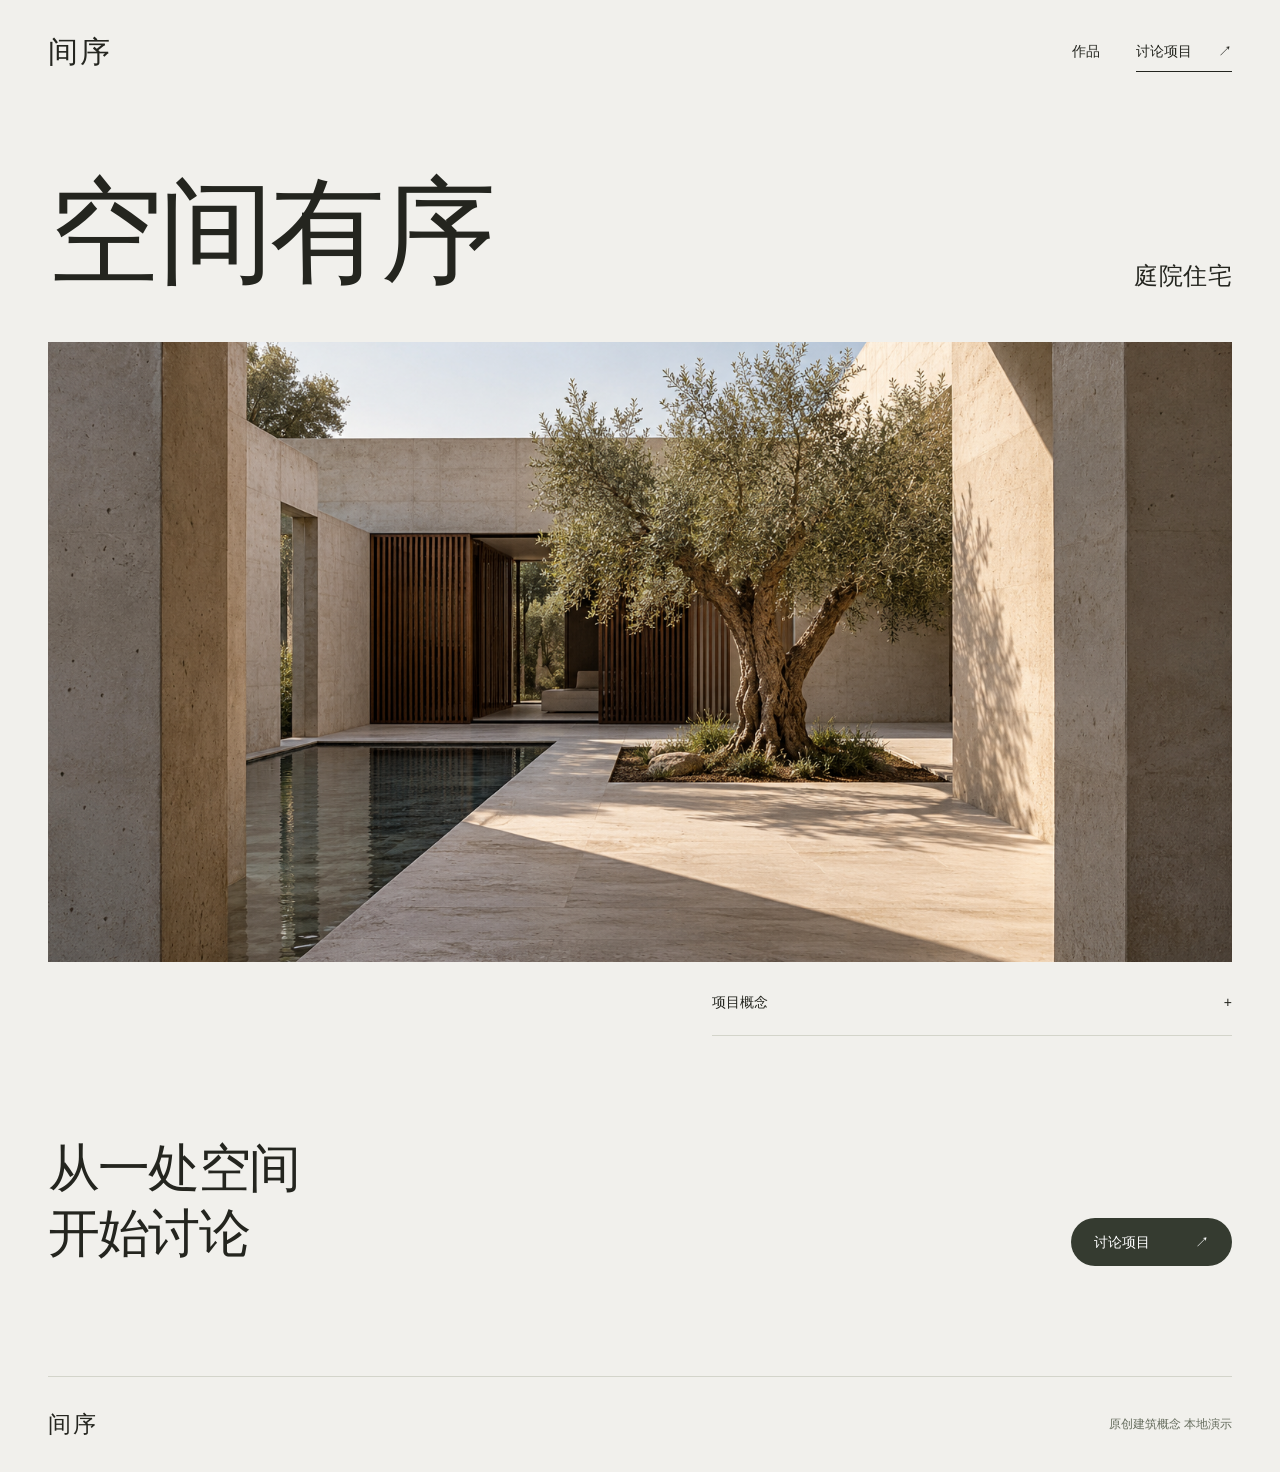
<file: examples/architecture/index.html>
<!doctype html><html lang="zh-CN"><head><meta charset="utf-8"><meta name="viewport" content="width=device-width,initial-scale=1"><title>间序 建筑事务所</title><link rel="icon" href="data:,"><link rel="stylesheet" href="industries.css?asset=d02d85df18c2"><script src="industries.js?asset=fca50ccd71d8" defer></script></head>
<body class="architecture" data-industry="architecture"><a class="skip" href="#work">跳至作品</a><header class="header shell"><a class="wordmark" href="index.html">间序</a><nav aria-label="主导航"><a href="#work">作品</a><button class="text-button" data-open="project-dialog">讨论项目 <span aria-hidden="true">↗</span></button></nav></header>
<main class="shell"><section class="arch-intro"><h1>空间有序</h1><h2>庭院住宅</h2></section><section class="arch-work" id="work" aria-label="庭院住宅概念"><button class="image-button" data-open="image-dialog" aria-label="放大庭院住宅图片"><img src="assets/architecture.png" alt="清水混凝土围合的住宅庭院与橄榄树" width="1536" height="1024" fetchpriority="high"></button><details class="arch-description"><summary>项目概念 <span aria-hidden="true">+</span></summary><p>以庭院组织起居动线<br>让自然光成为空间的尺度</p></details></section><section class="arch-closing"><h2>从一处空间<br>开始讨论</h2><button class="solid-button" data-open="project-dialog">讨论项目 <span aria-hidden="true">↗</span></button></section></main>
<footer class="shell"><span class="wordmark">间序</span><p>原创建筑概念 本地演示</p></footer>
<dialog id="image-dialog" class="image-dialog" aria-label="庭院住宅大图"><button class="close" aria-label="关闭大图">×</button><img src="assets/architecture.png" alt="庭院住宅完整构图" width="1536" height="1024"></dialog>
<dialog id="project-dialog" aria-labelledby="project-title"><button class="close" aria-label="关闭项目窗口">×</button><h2 id="project-title">项目意向</h2><form id="project-form"><label>空间类型<select name="type"><option>住宅</option><option>商业空间</option><option>公共空间</option></select></label><label>项目想法<textarea name="idea" rows="4" maxlength="2000" required></textarea></label><button type="submit" class="solid-button">保存意向 <span aria-hidden="true">↗</span></button><output id="project-status" class="status" aria-live="polite">仅本机保存 不发送咨询</output></form></dialog></body></html>
</file>
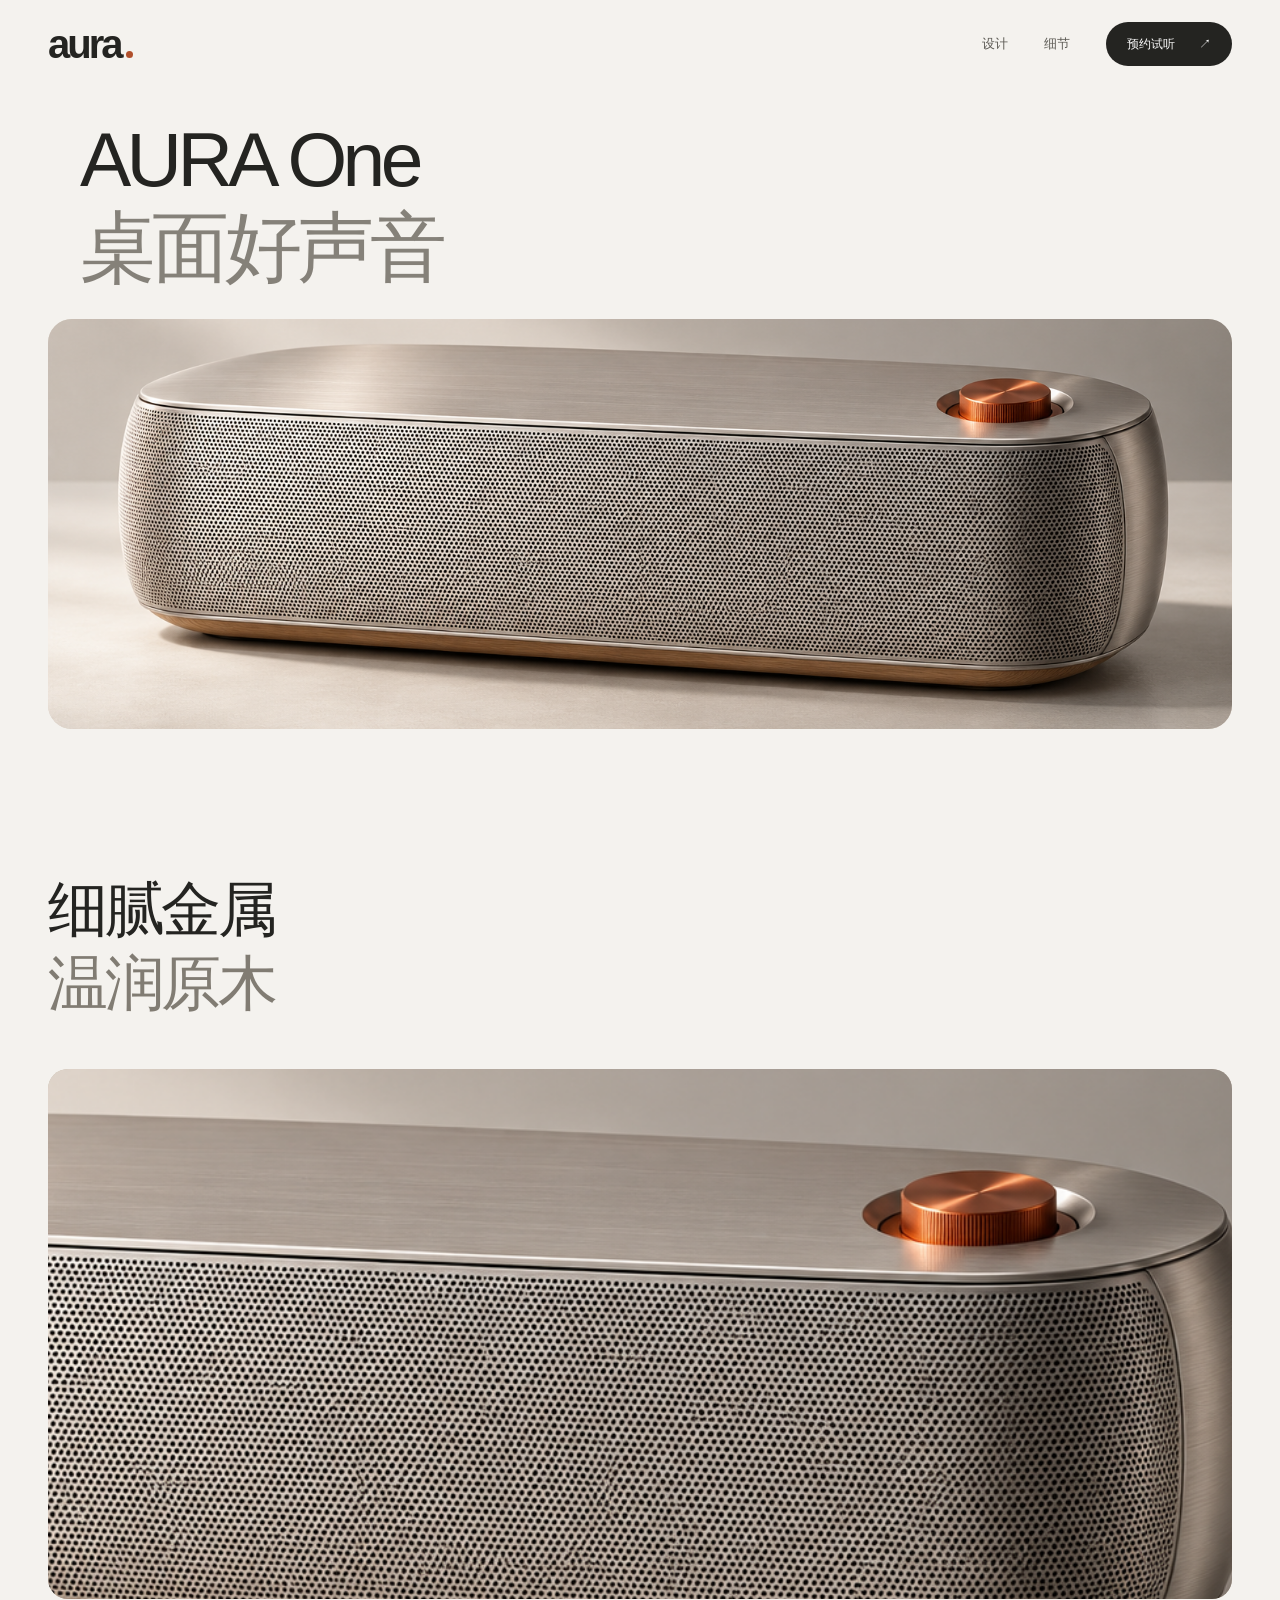
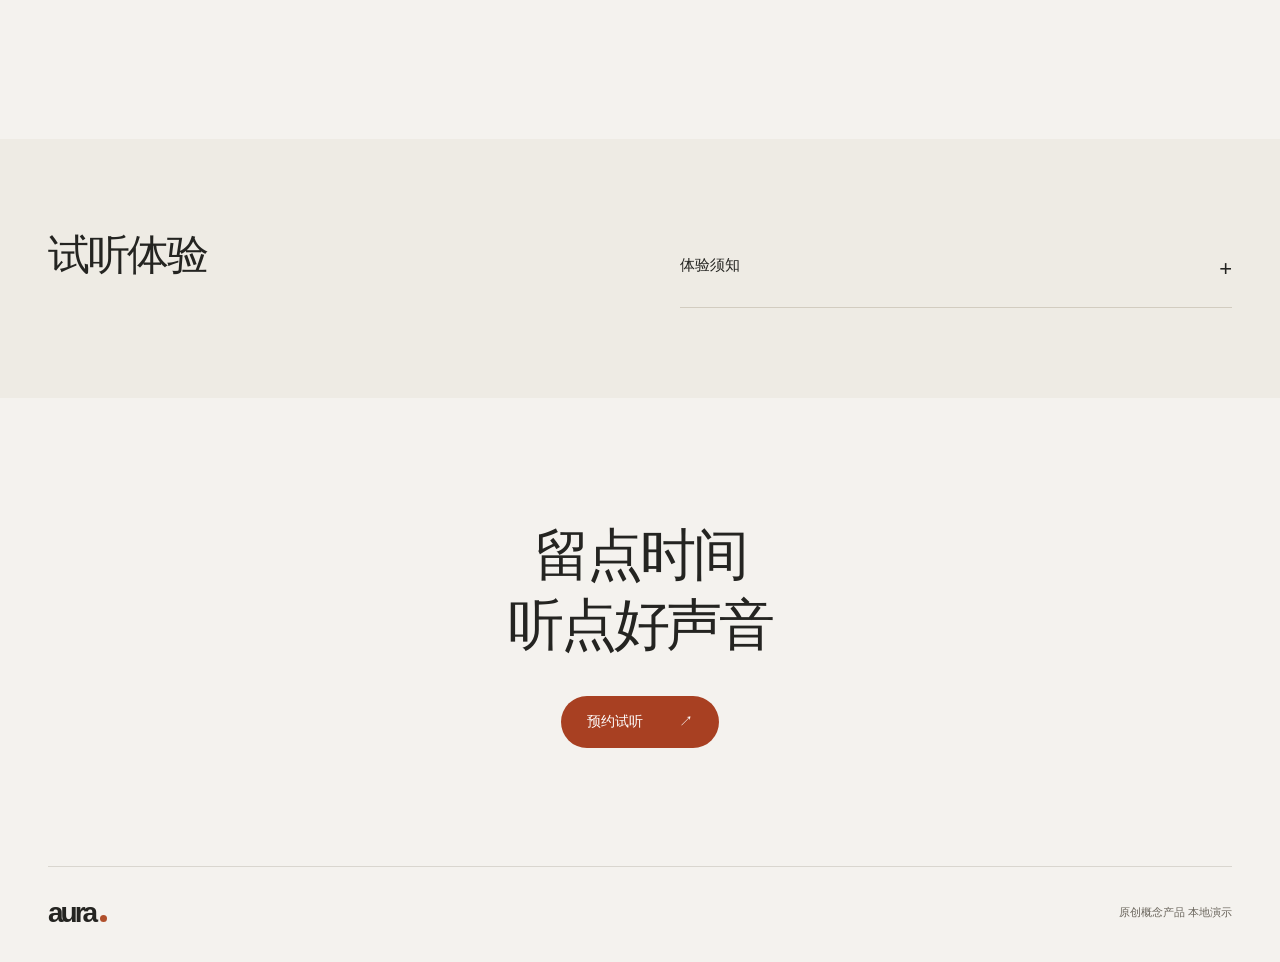
<file: examples/audio/index.html>
<!doctype html>
<html lang="zh-CN">
<head>
  <meta charset="utf-8"><meta name="viewport" content="width=device-width,initial-scale=1">
  <meta name="theme-color" content="#f4f2ee"><title>AURA One 桌面音响</title>
  <link rel="icon" href="data:,">
  <link rel="stylesheet" href="aura.css?asset=1bf2323e0906"><script src="aura.js?asset=8ed02a6352ab" defer></script>
</head>
<body>
  <a class="skip" href="#main">跳至内容</a>
  <header class="site-header wrap">
    <a class="brand" href="index.html" aria-label="AURA 首页">aura<span class="brand-dot"></span></a>
    <nav aria-label="主导航"><a href="#design">设计</a><a href="#details">细节</a><button class="pill small" data-book>预约试听<span aria-hidden="true">↗</span></button></nav>
  </header>
  <main id="main">
    <section class="hero wrap" aria-labelledby="hero-title">
      <div class="hero-top"><h1 id="hero-title">AURA One<br><span>桌面好声音</span></h1></div>
      <figure class="product-stage"><img src="assets/aura-speaker.png" alt="暖银色金属桌面音响，细密网孔、橡木底座与暖橙色旋钮" width="1536" height="1024" fetchpriority="high"></figure>
    </section>
    <section class="design-section wrap" id="design" aria-labelledby="design-title">
      <div class="design-grid"><h2 id="design-title">细腻金属<br><span>温润原木</span></h2></div>
      <div class="material-grid"><figure class="detail-photo"><img src="assets/aura-speaker.png" alt="近看细密的金属网孔与暖橙色旋钮" width="1536" height="1024" loading="lazy"></figure></div>
    </section>
    <section class="details-section" id="details"><div class="wrap details-layout"><h2>试听体验</h2><div class="details-list"><details><summary>体验须知<span aria-hidden="true">+</span></summary><p>试听计划仅保存在本机<br>不提交真实预约或付款</p></details></div></div></section>
    <section class="closing wrap"><h2>留点时间<br>听点好声音</h2><button class="pill" data-book>预约试听 <span aria-hidden="true">↗</span></button><p class="booking-summary" id="booking-summary" role="status" hidden></p></section>
  </main>
  <footer class="wrap"><a class="brand" href="index.html" aria-label="AURA 首页">aura<span class="brand-dot"></span></a><p>原创概念产品 本地演示</p></footer>
  <dialog id="booking-dialog" aria-labelledby="booking-title"><form id="booking-form"><button class="dialog-close" type="button" aria-label="关闭预约窗口">×</button><h2 id="booking-title">预约试听</h2><fieldset><legend>选择时间</legend><label class="time-option"><input type="radio" name="slot" value="周六 14:00" required checked><span>周六</span><strong>14:00</strong></label><label class="time-option"><input type="radio" name="slot" value="周日 15:00"><span>周日</span><strong>15:00</strong></label></fieldset><button class="pill submit-plan" type="submit">保存试听计划 <span aria-hidden="true">↗</span></button><p class="form-note" id="booking-status" role="status">仅本机保存 不提交预约或付款</p></form></dialog>
</body></html>
</file>
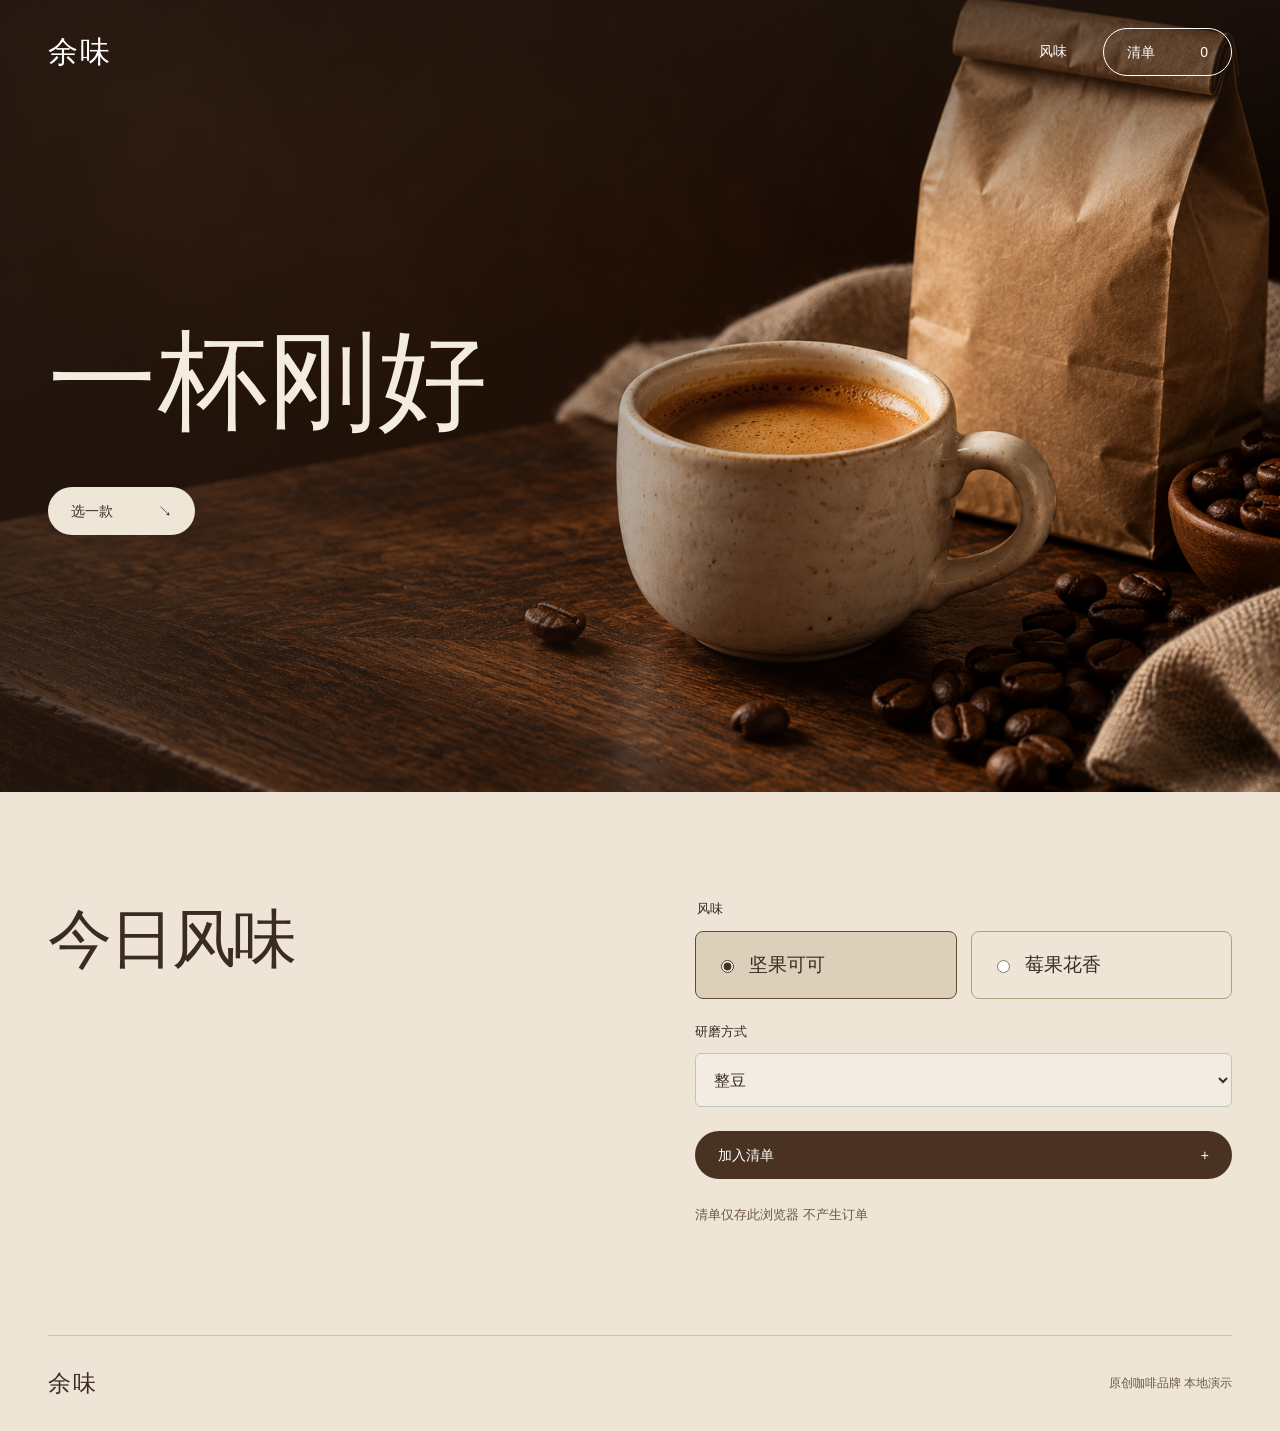
<file: examples/coffee/index.html>
<!doctype html><html lang="zh-CN"><head><meta charset="utf-8"><meta name="viewport" content="width=device-width,initial-scale=1"><title>余味 精品咖啡</title><link rel="icon" href="data:,"><link rel="stylesheet" href="industries.css?asset=d02d85df18c2"><script src="industries.js?asset=fca50ccd71d8" defer></script></head>
<body class="coffee" data-industry="coffee"><a class="skip" href="#flavour">跳至风味选择</a><section class="coffee-hero"><img class="hero-photo" src="assets/coffee.png" alt="核桃木桌上的奶油色浓缩咖啡杯与无标识咖啡袋" width="1536" height="1024" fetchpriority="high"><header class="header shell over-image"><a class="wordmark" href="index.html">余味</a><nav aria-label="主导航"><a href="#flavour">风味</a><button class="line-button" data-open="list-dialog">清单 <span id="coffee-count">0</span></button></nav></header><div class="coffee-title shell"><h1>一杯刚好</h1><a href="#flavour" class="light-button">选一款 <span aria-hidden="true">↘</span></a></div></section>
<main><section class="coffee-selection shell" id="flavour"><h2>今日风味</h2><form id="coffee-form"><fieldset><legend>风味</legend><div class="flavour-options"><label><input type="radio" name="flavour" value="坚果可可" checked><span>坚果可可</span></label><label><input type="radio" name="flavour" value="莓果花香"><span>莓果花香</span></label></div></fieldset><label>研磨方式<select name="grind"><option>整豆</option><option>手冲</option><option>意式</option></select></label><button class="solid-button" type="submit">加入清单 <span aria-hidden="true">+</span></button><output id="coffee-status" class="status" aria-live="polite">清单仅存此浏览器 不产生订单</output></form></section></main><footer class="shell"><span class="wordmark">余味</span><p>原创咖啡品牌 本地演示</p></footer>
<dialog id="list-dialog" aria-labelledby="list-title"><button class="close" aria-label="关闭清单">×</button><h2 id="list-title">咖啡清单</h2><div id="coffee-list"></div><button class="text-button" id="coffee-undo" hidden>撤销移除</button></dialog></body></html>
</file>
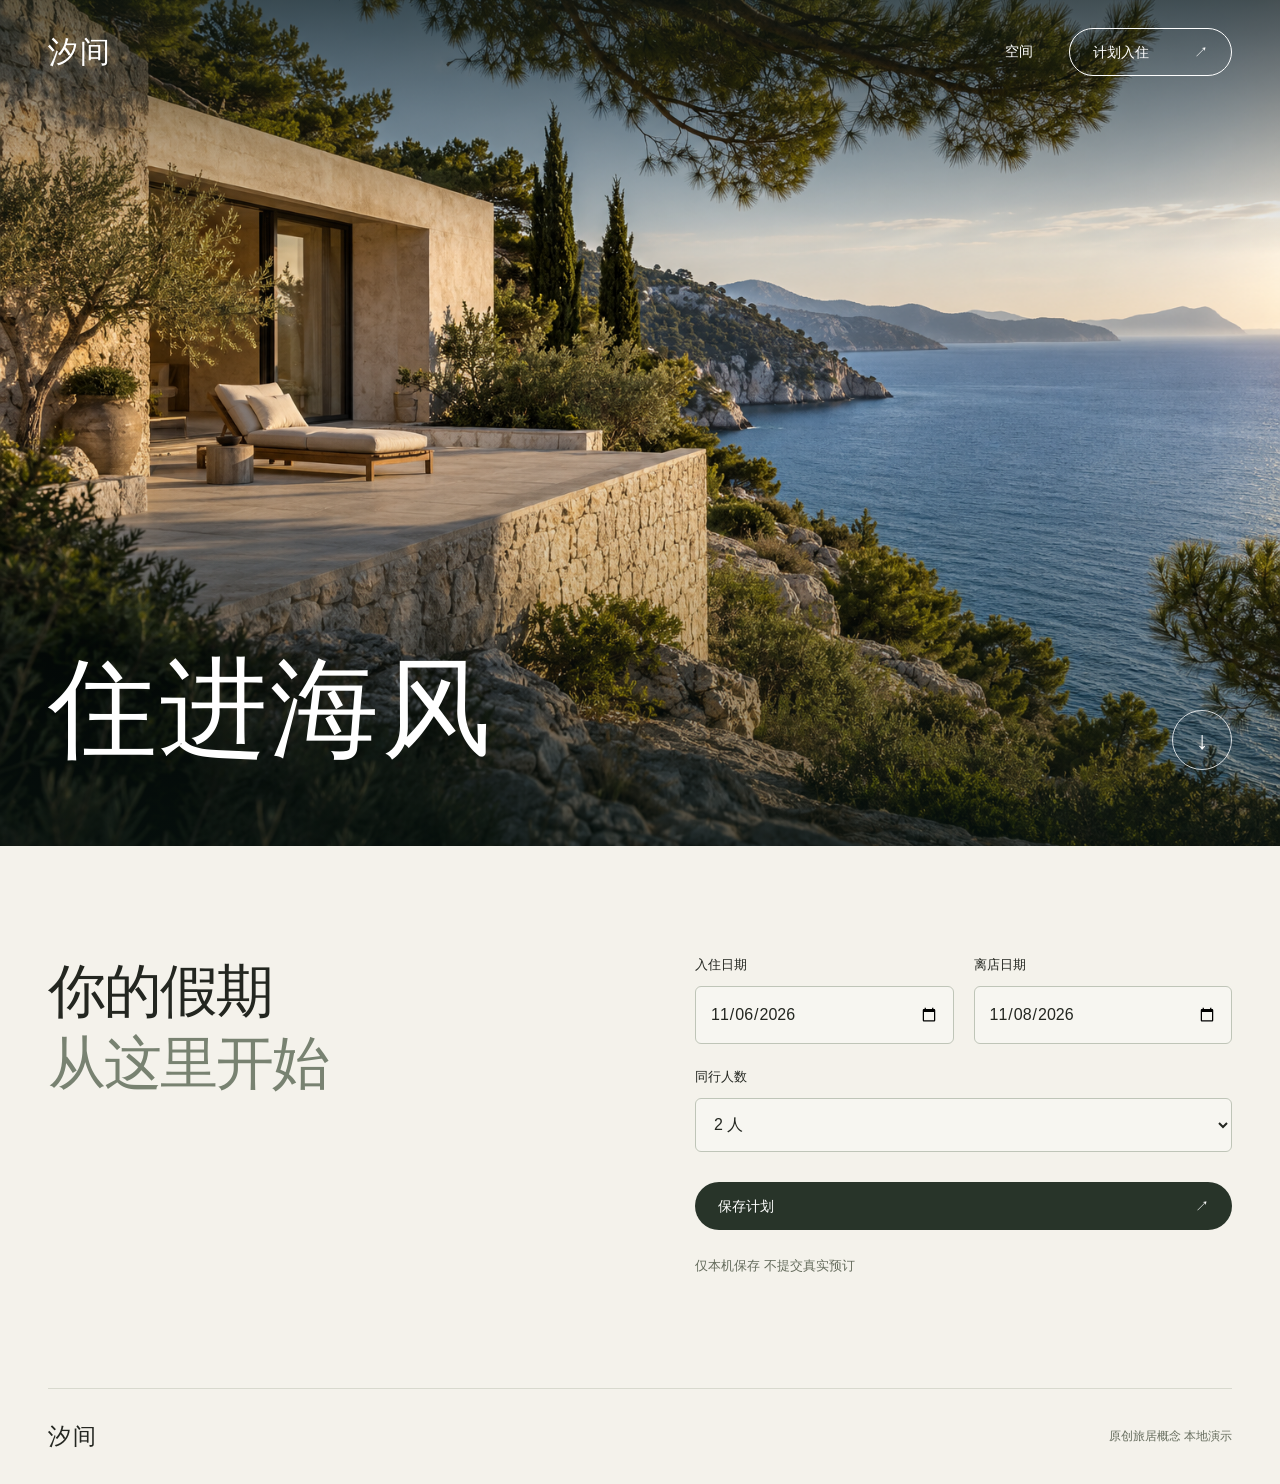
<file: examples/hotel/index.html>
<!doctype html><html lang="zh-CN"><head><meta charset="utf-8"><meta name="viewport" content="width=device-width,initial-scale=1"><title>汐间 海边旅居</title><link rel="icon" href="data:,"><link rel="stylesheet" href="industries.css?asset=d02d85df18c2"><script src="industries.js?asset=fca50ccd71d8" defer></script></head>
<body class="hotel" data-industry="hotel"><a class="skip" href="#stay">跳至入住计划</a>
<section class="hotel-hero" id="retreat"><img class="hero-photo" src="assets/hotel.png" alt="临海石材旅舍与松树掩映的露台" width="1536" height="1024" fetchpriority="high"><header class="over-image header shell"><a class="wordmark" href="index.html">汐间</a><nav aria-label="主导航"><a href="#retreat">空间</a><a class="line-button" href="#stay">计划入住 <span aria-hidden="true">↗</span></a></nav></header><div class="hotel-title shell"><h1>住进海风</h1><a class="round-link" href="#stay" aria-label="前往入住计划">↓</a></div></section>
<main><section class="hotel-stay shell" id="stay"><h2>你的假期<br><span>从这里开始</span></h2><form id="stay-form" class="stay-form"><div class="date-grid"><label>入住日期<input type="date" name="arrival" value="2026-11-06" required></label><label>离店日期<input type="date" name="departure" value="2026-11-08" required></label></div><label>同行人数<select name="guests"><option>1 人</option><option selected>2 人</option><option>3 人</option><option>4 人</option></select></label><button class="solid-button" type="submit">保存计划 <span aria-hidden="true">↗</span></button><output id="stay-status" class="status" aria-live="polite">仅本机保存 不提交真实预订</output></form></section></main>
<footer class="shell"><span class="wordmark">汐间</span><p>原创旅居概念 本地演示</p></footer></body></html>
</file>
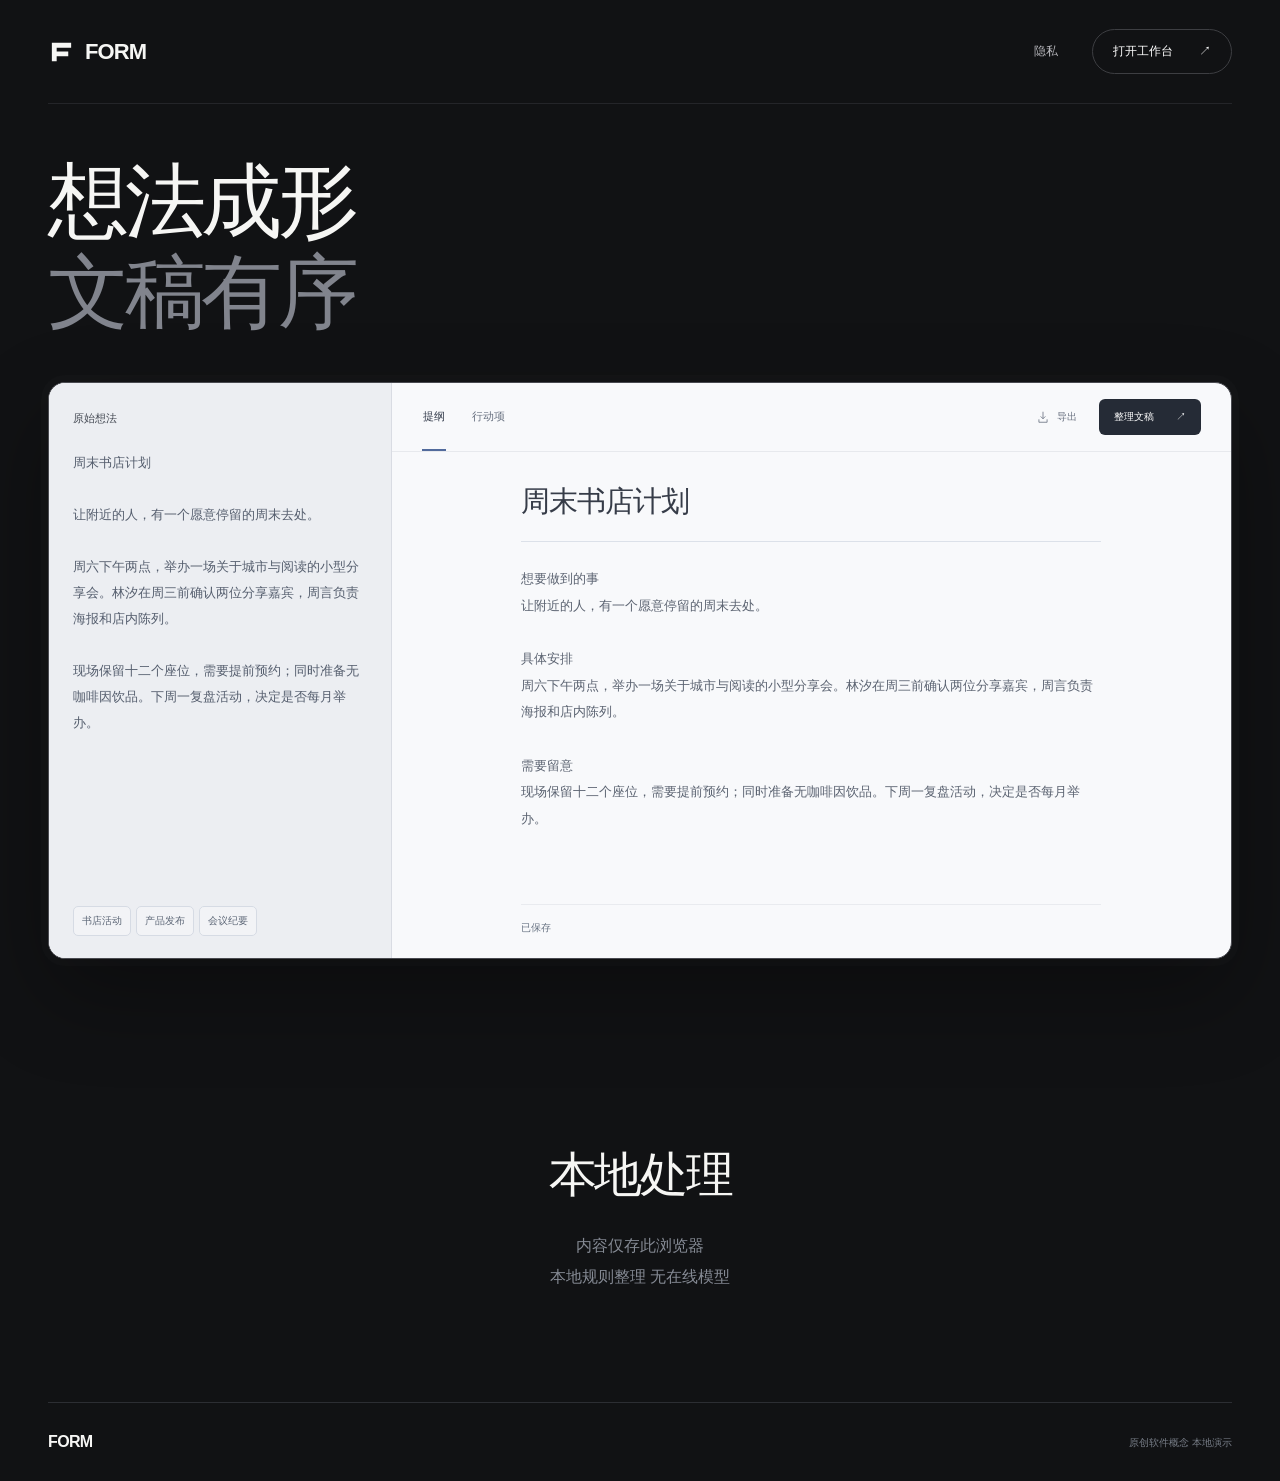
<file: examples/software/index.html>
<!doctype html><html lang="zh-CN"><head><meta charset="utf-8"><meta name="viewport" content="width=device-width,initial-scale=1"><meta name="theme-color" content="#111214"><title>FORM 文稿工作台</title><link rel="icon" href="data:,"><link rel="stylesheet" href="form.css?asset=e606e3dccc35"><script src="form.js?asset=767c48de74b6" defer></script></head>
<body><a class="skip" href="#workspace">跳至工作台</a>
<header class="form-header shell"><a class="form-brand" href="index.html" aria-label="FORM 首页"><svg viewBox="0 0 28 28" aria-hidden="true"><path d="M4 5h20v5H9v4h12v5H9v5H4z" fill="currentColor"/></svg>FORM</a><nav aria-label="主导航"><a href="#privacy">隐私</a><a class="nav-cta" href="#workspace">打开工作台 <span aria-hidden="true">↗</span></a></nav></header>
<main><section class="form-hero shell"><div class="headline-row"><h1>想法成形<br><span>文稿有序</span></h1></div>
<section class="workspace" id="workspace" aria-label="文稿工作台">
<div class="workspace-grid"><aside class="source-pane"><div class="pane-heading"><label for="source">原始想法</label></div><textarea id="source" spellcheck="false"></textarea><div class="source-footer"><div class="sample-options" aria-label="选择示例"><button data-sample="book">书店活动</button><button data-sample="product">产品发布</button><button data-sample="meeting">会议纪要</button></div><button class="undo-sample" id="undo-sample" hidden>撤销替换</button></div></aside>
<section class="document-pane" aria-label="整理结果"><div class="document-toolbar"><div class="result-switch" role="group" aria-label="结果类型"><button id="tab-outline" data-tab="outline" aria-pressed="true">提纲</button><button id="tab-actions" data-tab="actions" aria-pressed="false">行动项</button></div><div class="document-actions"><button class="export-btn" id="export" aria-label="导出当前结果"><svg viewBox="0 0 24 24" aria-hidden="true"><path d="M12 3v12m-4-4 4 4 4-4M5 16v5h14v-5"/></svg><span>导出</span></button><button class="run-btn" id="run">整理文稿<span aria-hidden="true">↗</span></button></div></div><div class="document-paper"><label class="sr-only" for="document-title">文稿标题</label><input id="document-title" class="document-title" value="周末书店计划" maxlength="80"><div class="paper-line"></div><label class="sr-only" id="result-label" for="result">提纲，可编辑</label><textarea id="result" spellcheck="false" aria-labelledby="result-label"></textarea><div class="document-foot"><span id="document-status" role="status">已保存</span></div></div></section></div></section>
</section>
<section class="privacy-section shell" id="privacy"><h2>本地处理</h2><p>内容仅存此浏览器<br>本地规则整理 无在线模型</p></section>
</main><footer class="shell"><a class="form-brand" href="index.html" aria-label="FORM 首页">FORM</a><p>原创软件概念 本地演示</p></footer>
</body></html>
</file>
<file: examples/architecture/industries.css>
:root{font-family:-apple-system,BlinkMacSystemFont,"Helvetica Neue","PingFang SC",sans-serif;color:#232620;background:#f4f2eb;font-synthesis:none;--line:#d8d9ce;--ink:#283429;--muted:#656c5d}*{box-sizing:border-box}html{scroll-behavior:smooth;scroll-padding-top:32px}body{margin:0}h1,h2,p,figure{margin:0}button,input,select,textarea{font:inherit;color:inherit}a{color:inherit;text-decoration:none}button{border:0;background:none;cursor:pointer}a,button{touch-action:manipulation;-webkit-tap-highlight-color:transparent}img{display:block;max-width:100%}button:focus-visible,a:focus-visible,input:focus-visible,select:focus-visible,textarea:focus-visible,summary:focus-visible{outline:3px solid #a45c2a;outline-offset:5px}[hidden]{display:none!important}.shell{width:min(1344px,calc(100% - 96px));margin-inline:auto}.skip{position:fixed;left:20px;top:-80px;background:white;color:#222;padding:15px;z-index:20}.skip:focus{top:15px}.header{height:104px;display:flex;justify-content:space-between;align-items:center;position:relative;z-index:2}.wordmark{font-family:"Songti SC","Noto Serif CJK SC",serif;font-size:30px;font-weight:500;letter-spacing:.08em}.header nav{display:flex;gap:36px;align-items:center;font-size:14px}.text-button{display:inline-flex;align-items:center;gap:26px;border-bottom:1px solid currentColor;padding:10px 0;line-height:1.4}.line-button,.solid-button,.light-button{display:inline-flex;align-items:center;justify-content:space-between;gap:45px;min-height:48px;padding:14px 23px;line-height:1.3;font-size:14px;border-radius:999px}.line-button{border:1px solid currentColor}.solid-button{background:var(--ink);color:#fff}.light-button{background:#eee6d7;color:#38291f}.solid-button:hover{filter:brightness(1.25)}.over-image{color:#fff}.hero-photo{position:absolute;inset:0;width:100%;height:100%;object-fit:cover}.hotel-hero{min-height:700px;height:94svh;max-height:1120px;position:relative;color:#fff;background:#4a5b56}.hotel-hero::after,.coffee-hero::after{content:"";position:absolute;inset:0;pointer-events:none;background:linear-gradient(180deg,#101913a8,transparent 30%,transparent 50%,#0d201b70)}.hotel-title{position:absolute;bottom:76px;left:0;right:0;display:flex;align-items:flex-end;justify-content:space-between;z-index:1}.hotel-title h1{font-family:"Songti SC","Noto Serif CJK SC",serif;font-weight:400;font-size:clamp(72px,8.5vw,128px);letter-spacing:.02em;line-height:1.1}.round-link{height:60px;width:60px;display:grid;place-items:center;border:1px solid #fffc;border-radius:50%;font-size:25px}.hotel-stay{display:grid;grid-template-columns:1fr 1fr;gap:110px;padding-block:110px}h2{font-size:clamp(38px,4.5vw,64px);font-weight:450;line-height:1.25;letter-spacing:-.035em}h2>span{color:#788271}form{display:grid;gap:24px}form label{display:grid;gap:12px;font-size:13px}input[type=date],select,textarea{width:100%;border:1px solid #bfc5b8;border-radius:6px;padding:14px;background:#ffffff44;min-width:0;font-size:16px;line-height:1.6}textarea{resize:vertical}select{min-height:54px}.date-grid{display:grid;grid-template-columns:1fr 1fr;gap:20px}.stay-form .solid-button{margin-top:6px}.status{display:block;font-size:13px;line-height:1.8;color:var(--muted);min-height:24px}footer{display:flex;justify-content:space-between;align-items:center;border-top:1px solid var(--line);padding-block:32px;gap:24px}footer .wordmark{font-size:23px}footer p{font-size:12px;color:var(--muted);line-height:1.7}.architecture{background:#f1f0ec;color:#24251f;--ink:#353b30;--line:#d3d4ca}.arch-intro{display:flex;justify-content:space-between;align-items:flex-end;padding:65px 0 46px}.arch-intro h1{font-family:"Songti SC","Noto Serif CJK SC",serif;font-size:clamp(70px,9vw,140px);font-weight:400;letter-spacing:-.035em;line-height:1.1}.arch-intro h2{font-size:24px;letter-spacing:.02em;padding-bottom:5px}.image-button{display:block;width:100%;padding:0;cursor:zoom-in;overflow:hidden}.arch-work img{width:100%;height:620px;object-fit:cover;object-position:center 55%}.arch-description{margin-top:28px;border-bottom:1px solid var(--line);padding-bottom:20px;max-width:520px;margin-left:auto}.arch-description summary{cursor:pointer;display:flex;justify-content:space-between;font-size:14px;list-style:none;line-height:1.8}.arch-description summary::-webkit-details-marker{display:none}.arch-description p{font-size:17px;line-height:1.9;padding-top:22px;color:#606754}.arch-closing{display:flex;justify-content:space-between;align-items:flex-end;padding:100px 0 110px}.arch-closing h2{font-family:"Songti SC","Noto Serif CJK SC",serif;font-size:52px;font-weight:400}.coffee{background:#eee5d7;color:#3c2b21;--ink:#493221;--line:#cfc1ac;--muted:#6c5844}.coffee-hero{height:88svh;min-height:660px;max-height:1080px;position:relative;background:#2f2119;color:#f5ece0}.coffee-hero::after{background:linear-gradient(180deg,#21160fb8,transparent 30%),linear-gradient(90deg,#22160fd6,transparent 75%)}.coffee-hero .hero-photo{object-position:65% center}.coffee-title{position:absolute;top:40%;left:0;right:0;z-index:1}.coffee-title h1{font-family:"Songti SC","Noto Serif CJK SC",serif;font-size:clamp(68px,8.5vw,126px);font-weight:400;letter-spacing:.01em;line-height:1.2;margin-bottom:40px}.coffee-selection{display:grid;grid-template-columns:1fr 1fr;gap:110px;padding-block:108px}.coffee-selection h2{font-family:"Songti SC","Noto Serif CJK SC",serif;font-size:64px}fieldset{border:0;padding:0;margin:0;min-width:0}legend{font-size:13px;margin-bottom:13px}.flavour-options{display:grid;grid-template-columns:1fr 1fr;gap:14px}.flavour-options label{display:flex;align-items:center;gap:12px;border:1px solid #b29e81;border-radius:8px;padding:20px;cursor:pointer;font-size:19px}.flavour-options label:has(input:checked){background:#dcd0bb;border-color:#634d32}input[type=radio]{accent-color:var(--ink)}dialog{border:0;border-radius:16px;width:min(500px,calc(100% - 32px));padding:43px;background:#f4f2eb;color:#283429;box-shadow:0 30px 100px #0004}dialog::backdrop{background:#10160e8c;backdrop-filter:blur(8px)}dialog h2{font-size:36px;margin:12px 0 32px}.close{position:absolute;top:10px;right:10px;font-size:28px;height:44px;width:44px;color:#697160}.image-dialog{width:min(1200px,calc(100% - 32px));padding:0;overflow:visible;background:#222}.image-dialog .close{background:#f4f2eb;border-radius:50%;top:12px;right:12px;z-index:1}.image-dialog img{width:100%;max-height:85svh;object-fit:contain}.coffee-item{border-bottom:1px solid #d1d0c4;padding:18px 0;display:flex;justify-content:space-between;gap:20px;align-items:center}.coffee-item strong{display:block;font-size:20px;font-weight:500}.coffee-item span{display:block;font-size:14px;color:#66705b;margin-top:7px}.coffee-item button{font-size:13px;min-height:40px}.list-empty{font-size:23px;line-height:1.5;color:#707767}.coffee #coffee-undo{margin-top:20px;font-size:14px}
@media(max-width:1000px){.shell{width:calc(100% - 48px)}.header{height:88px}.hotel-stay,.coffee-selection{gap:50px}.arch-work img{height:520px}.arch-intro{padding-top:45px}.flavour-options label{padding:18px 14px;font-size:17px}}
@media(max-width:650px){.shell{width:calc(100% - 36px)}.header{height:80px}.wordmark{font-size:26px}.header nav{gap:22px;font-size:12px}.line-button,.solid-button,.light-button{gap:28px;font-size:13px;min-height:46px;padding:13px 18px}.hotel-hero{height:86svh;min-height:560px;max-height:900px}.hotel-hero .hero-photo{object-position:45% center}.hotel-title{bottom:48px;align-items:center}.hotel-title h1{font-size:64px;letter-spacing:0}.round-link{height:44px;width:44px;font-size:20px}.hotel-stay,.coffee-selection{grid-template-columns:1fr;padding-block:67px;gap:38px}h2{font-size:39px}.date-grid{gap:12px}form{gap:22px}form label,legend{font-size:12px}input[type=date],select,textarea{font-size:15px;padding:12px 10px}.status{font-size:12px}.arch-intro{display:block;padding:45px 0 30px}.arch-intro h1{font-size:66px}.arch-intro h2{font-size:20px;margin-top:30px}.arch-work img{height:440px;object-position:51% center}.arch-description{margin-top:22px}.arch-description p{font-size:16px}.arch-closing{display:block;padding:65px 0 76px}.arch-closing h2{font-size:39px;margin-bottom:30px}.coffee-hero{height:85svh;min-height:570px}.coffee-hero .hero-photo{object-position:68% center}.coffee-hero::after{background:linear-gradient(180deg,#21160fa8,transparent 45%,#21160fa8)}.coffee-title{top:auto;bottom:45px}.coffee-title h1{font-size:65px;margin-bottom:27px}.coffee-selection h2{font-size:43px}.flavour-options label{font-size:17px;padding:18px 12px;gap:8px}footer{padding-block:27px}footer p{font-size:11px}dialog{padding:33px 25px}dialog h2{font-size:31px}}
@media(prefers-reduced-motion:reduce){html{scroll-behavior:auto}*,*::before,*::after{animation:none!important;transition:none!important}}
</file>
<file: examples/audio/aura.css>
:root{font-family:-apple-system,BlinkMacSystemFont,"Helvetica Neue","PingFang SC",sans-serif;color:#242421;background:#f4f2ee;font-synthesis:none;--ink:#242421;--muted:#74736e;--orange:#a84022;--line:#d9d6cf;--ease:cubic-bezier(.2,.7,.2,1)}
*{box-sizing:border-box}html{scroll-behavior:smooth;scroll-padding-top:88px}body{margin:0}button,a,input{ -webkit-tap-highlight-color:transparent}button,input{font:inherit;color:inherit}button,a{touch-action:manipulation}button{cursor:pointer}a{color:inherit;text-decoration:none}button{border:0;background:none}button:focus-visible,a:focus-visible,input:focus-visible,summary:focus-visible{outline:3px solid #a84022;outline-offset:5px}p,h1,h2,h3,figure{margin:0}img{display:block;max-width:100%}button:disabled{opacity:.5;cursor:default}.wrap{width:min(1344px,calc(100% - 96px));margin-inline:auto}.skip{position:fixed;top:-100px;left:20px;background:#fff;padding:14px;z-index:10}.skip:focus{top:16px}.site-header{height:88px;display:flex;align-items:center;justify-content:space-between}.brand{font-size:40px;font-weight:600;letter-spacing:-3px;display:inline-flex;align-items:baseline;line-height:1}.brand-dot{display:inline-block;width:7px;height:7px;background:#b04f2b;border-radius:50%;margin-left:5px}.site-header nav{display:flex;gap:36px;align-items:center;font-size:13px}.site-header nav>a{padding-block:12px;color:#5e5c56}.site-header nav>a:hover{color:#a84022}.pill{display:inline-flex;align-items:center;justify-content:center;gap:36px;border-radius:999px;background:var(--ink);color:#fff;padding:17px 26px;font-size:14px;font-weight:500;line-height:1.2;min-height:52px;transition:background 180ms,transform 180ms}.pill:hover{background:#46433e;transform:translateY(-2px)}.pill:active{transform:translateY(0)}.pill.small{padding:13px 21px;gap:24px;min-height:44px;font-size:12px}.hero{padding-top:28px}.hero-top{display:flex;justify-content:space-between;align-items:flex-end;padding:0 32px 28px}h1{font-size:clamp(58px,6vw,88px);line-height:1.14;font-weight:500;letter-spacing:-.06em}h1 span{color:#858179}.product-stage{height:clamp(360px,32vw,470px);border-radius:24px;overflow:hidden;position:relative;background:#ded6ca}.product-stage>img{height:100%;width:100%;object-fit:cover;object-position:center 63%}.product-stage figcaption{position:absolute;inset:auto 28px 24px;display:flex;justify-content:space-between;font-size:11px;color:#4f4b43;letter-spacing:.04em}.design-section{padding-top:144px;padding-bottom:140px}.design-grid{display:block;margin:0 0 48px}h2{font-size:clamp(38px,4.7vw,66px);line-height:1.23;font-weight:500;letter-spacing:-.055em}h2 span{color:#817c73}.material-grid{display:block}.detail-photo{height:530px;position:relative;overflow:hidden;border-radius:20px;background:#cbc0b1}.detail-photo img{height:100%;width:100%;object-fit:cover;object-position:75% center;transform:scale(1.7);transform-origin:84% 50%}.detail-photo figcaption{position:absolute;bottom:27px;left:28px;font-size:12px;color:#39352f}.material-note p{font-size:14px;line-height:1.9;color:#625c53}.details-section{background:#eeebe4;padding:90px 0}.details-layout{display:grid;grid-template-columns:1fr 1fr;gap:80px}.details-layout h2{font-size:42px;margin:0}.details-list{padding-top:2px}details{border-bottom:1px solid #d2ccc0}summary{display:flex;justify-content:space-between;gap:20px;font-size:15px;cursor:pointer;padding:25px 0;list-style:none}summary::-webkit-details-marker{display:none}summary span{font-size:22px;font-weight:300;transition:transform 180ms}details[open] summary span{transform:rotate(45deg)}details p{font-size:16px;color:#6b655a;line-height:1.9;padding-bottom:24px}.closing{text-align:center;padding:122px 0 118px}.closing h2{font-size:56px;line-height:1.25;margin-bottom:36px}.closing .pill{background:#a84022}.closing .pill:hover{background:#87351e}.booking-summary{font-size:13px;color:#786d60;margin-top:20px}footer{border-top:1px solid var(--line);padding-top:32px;padding-bottom:35px;display:flex;justify-content:space-between;align-items:center;gap:20px}footer .brand{font-size:28px}footer p,footer>a:last-child{font-size:11px;color:#69645b;line-height:1.6}dialog{border:0;border-radius:24px;width:min(480px,calc(100% - 32px));padding:45px;background:#f5f3ee;color:var(--ink);box-shadow:0 40px 120px #0003}dialog::backdrop{background:#16151288;backdrop-filter:blur(8px)}.dialog-close{position:absolute;right:15px;top:12px;font-size:28px;width:44px;height:44px;color:#77746d}.dialog-close:hover{color:var(--ink)}dialog h2{font-size:38px;line-height:1.3;margin:24px 0 16px}fieldset{border:0;padding:0;margin:28px 0;display:grid;grid-template-columns:1fr 1fr;gap:12px}legend{font-size:11px;color:#817a6d;margin-bottom:12px}.time-option{position:relative;border:1px solid #d7d1c5;border-radius:12px;padding:16px 18px;cursor:pointer;display:flex;flex-direction:column;gap:6px;font-size:12px;color:#696052}.time-option strong{font-size:23px;font-weight:500;color:var(--ink)}.time-option input{position:absolute;right:12px;top:12px;accent-color:#a84022}.time-option:has(input:checked){border-color:#a84022;background:#ede4d9}.submit-plan{width:100%;background:#a84022}.form-note{font-size:11px;line-height:1.7;color:#696052;margin-top:16px;min-height:20px}
@media(min-width:1600px){.wrap{max-width:1380px}.hero-top{padding-inline:50px}.hero{padding-top:85px}.product-stage{height:660px}}
@media(max-width:900px){.wrap{width:calc(100% - 48px)}.site-header{height:84px}.hero{padding-top:44px}.hero-top{padding:0 10px 36px}.design-grid{display:block;margin:0 0 48px}.design-section{padding-block:92px}.detail-photo{height:420px}.details-layout{gap:40px}.closing{padding-block:90px}}
@media(max-width:600px){html{scroll-padding-top:24px}.wrap{width:calc(100% - 36px)}.site-header{height:80px}.brand{font-size:34px}.site-header nav{gap:20px}.site-header nav>a:first-child{display:none}.site-header nav>a{font-size:12px}.pill.small{padding:12px 16px;gap:15px}.hero{padding-top:38px}.hero-top{display:block;padding:0 5px 32px}h1{font-size:57px;line-height:1.17}.product-stage{height:240px;border-radius:17px;margin-inline:-2px}.product-stage>img{object-fit:cover;object-position:center center}.product-stage figcaption{inset:auto 17px 17px;font-size:10px}.design-section{padding-top:83px;padding-bottom:75px}.design-grid{display:block;margin:0 0 48px}h2{font-size:41px}.material-grid{display:block}.detail-photo{height:350px}.material-note p{font-size:13px}.details-section{padding:60px 0}.details-layout{grid-template-columns:1fr;gap:26px}.details-layout h2{font-size:35px}.details-list summary{font-size:14px;padding:22px 0}.details-list p{font-size:15px}.closing{padding:78px 0}.closing h2{font-size:40px}.closing .pill{font-size:13px}footer{flex-wrap:wrap;justify-content:flex-start;gap:18px}footer p{margin-left:auto}footer>a:last-child{width:100%;padding-top:7px}dialog{padding:32px}dialog h2{font-size:34px}}
@media(prefers-reduced-motion:reduce){html{scroll-behavior:auto}*,*::before,*::after{animation:none!important;transition:none!important}}
</file>
<file: examples/coffee/industries.css>
:root{font-family:-apple-system,BlinkMacSystemFont,"Helvetica Neue","PingFang SC",sans-serif;color:#232620;background:#f4f2eb;font-synthesis:none;--line:#d8d9ce;--ink:#283429;--muted:#656c5d}*{box-sizing:border-box}html{scroll-behavior:smooth;scroll-padding-top:32px}body{margin:0}h1,h2,p,figure{margin:0}button,input,select,textarea{font:inherit;color:inherit}a{color:inherit;text-decoration:none}button{border:0;background:none;cursor:pointer}a,button{touch-action:manipulation;-webkit-tap-highlight-color:transparent}img{display:block;max-width:100%}button:focus-visible,a:focus-visible,input:focus-visible,select:focus-visible,textarea:focus-visible,summary:focus-visible{outline:3px solid #a45c2a;outline-offset:5px}[hidden]{display:none!important}.shell{width:min(1344px,calc(100% - 96px));margin-inline:auto}.skip{position:fixed;left:20px;top:-80px;background:white;color:#222;padding:15px;z-index:20}.skip:focus{top:15px}.header{height:104px;display:flex;justify-content:space-between;align-items:center;position:relative;z-index:2}.wordmark{font-family:"Songti SC","Noto Serif CJK SC",serif;font-size:30px;font-weight:500;letter-spacing:.08em}.header nav{display:flex;gap:36px;align-items:center;font-size:14px}.text-button{display:inline-flex;align-items:center;gap:26px;border-bottom:1px solid currentColor;padding:10px 0;line-height:1.4}.line-button,.solid-button,.light-button{display:inline-flex;align-items:center;justify-content:space-between;gap:45px;min-height:48px;padding:14px 23px;line-height:1.3;font-size:14px;border-radius:999px}.line-button{border:1px solid currentColor}.solid-button{background:var(--ink);color:#fff}.light-button{background:#eee6d7;color:#38291f}.solid-button:hover{filter:brightness(1.25)}.over-image{color:#fff}.hero-photo{position:absolute;inset:0;width:100%;height:100%;object-fit:cover}.hotel-hero{min-height:700px;height:94svh;max-height:1120px;position:relative;color:#fff;background:#4a5b56}.hotel-hero::after,.coffee-hero::after{content:"";position:absolute;inset:0;pointer-events:none;background:linear-gradient(180deg,#101913a8,transparent 30%,transparent 50%,#0d201b70)}.hotel-title{position:absolute;bottom:76px;left:0;right:0;display:flex;align-items:flex-end;justify-content:space-between;z-index:1}.hotel-title h1{font-family:"Songti SC","Noto Serif CJK SC",serif;font-weight:400;font-size:clamp(72px,8.5vw,128px);letter-spacing:.02em;line-height:1.1}.round-link{height:60px;width:60px;display:grid;place-items:center;border:1px solid #fffc;border-radius:50%;font-size:25px}.hotel-stay{display:grid;grid-template-columns:1fr 1fr;gap:110px;padding-block:110px}h2{font-size:clamp(38px,4.5vw,64px);font-weight:450;line-height:1.25;letter-spacing:-.035em}h2>span{color:#788271}form{display:grid;gap:24px}form label{display:grid;gap:12px;font-size:13px}input[type=date],select,textarea{width:100%;border:1px solid #bfc5b8;border-radius:6px;padding:14px;background:#ffffff44;min-width:0;font-size:16px;line-height:1.6}textarea{resize:vertical}select{min-height:54px}.date-grid{display:grid;grid-template-columns:1fr 1fr;gap:20px}.stay-form .solid-button{margin-top:6px}.status{display:block;font-size:13px;line-height:1.8;color:var(--muted);min-height:24px}footer{display:flex;justify-content:space-between;align-items:center;border-top:1px solid var(--line);padding-block:32px;gap:24px}footer .wordmark{font-size:23px}footer p{font-size:12px;color:var(--muted);line-height:1.7}.architecture{background:#f1f0ec;color:#24251f;--ink:#353b30;--line:#d3d4ca}.arch-intro{display:flex;justify-content:space-between;align-items:flex-end;padding:65px 0 46px}.arch-intro h1{font-family:"Songti SC","Noto Serif CJK SC",serif;font-size:clamp(70px,9vw,140px);font-weight:400;letter-spacing:-.035em;line-height:1.1}.arch-intro h2{font-size:24px;letter-spacing:.02em;padding-bottom:5px}.image-button{display:block;width:100%;padding:0;cursor:zoom-in;overflow:hidden}.arch-work img{width:100%;height:620px;object-fit:cover;object-position:center 55%}.arch-description{margin-top:28px;border-bottom:1px solid var(--line);padding-bottom:20px;max-width:520px;margin-left:auto}.arch-description summary{cursor:pointer;display:flex;justify-content:space-between;font-size:14px;list-style:none;line-height:1.8}.arch-description summary::-webkit-details-marker{display:none}.arch-description p{font-size:17px;line-height:1.9;padding-top:22px;color:#606754}.arch-closing{display:flex;justify-content:space-between;align-items:flex-end;padding:100px 0 110px}.arch-closing h2{font-family:"Songti SC","Noto Serif CJK SC",serif;font-size:52px;font-weight:400}.coffee{background:#eee5d7;color:#3c2b21;--ink:#493221;--line:#cfc1ac;--muted:#6c5844}.coffee-hero{height:88svh;min-height:660px;max-height:1080px;position:relative;background:#2f2119;color:#f5ece0}.coffee-hero::after{background:linear-gradient(180deg,#21160fb8,transparent 30%),linear-gradient(90deg,#22160fd6,transparent 75%)}.coffee-hero .hero-photo{object-position:65% center}.coffee-title{position:absolute;top:40%;left:0;right:0;z-index:1}.coffee-title h1{font-family:"Songti SC","Noto Serif CJK SC",serif;font-size:clamp(68px,8.5vw,126px);font-weight:400;letter-spacing:.01em;line-height:1.2;margin-bottom:40px}.coffee-selection{display:grid;grid-template-columns:1fr 1fr;gap:110px;padding-block:108px}.coffee-selection h2{font-family:"Songti SC","Noto Serif CJK SC",serif;font-size:64px}fieldset{border:0;padding:0;margin:0;min-width:0}legend{font-size:13px;margin-bottom:13px}.flavour-options{display:grid;grid-template-columns:1fr 1fr;gap:14px}.flavour-options label{display:flex;align-items:center;gap:12px;border:1px solid #b29e81;border-radius:8px;padding:20px;cursor:pointer;font-size:19px}.flavour-options label:has(input:checked){background:#dcd0bb;border-color:#634d32}input[type=radio]{accent-color:var(--ink)}dialog{border:0;border-radius:16px;width:min(500px,calc(100% - 32px));padding:43px;background:#f4f2eb;color:#283429;box-shadow:0 30px 100px #0004}dialog::backdrop{background:#10160e8c;backdrop-filter:blur(8px)}dialog h2{font-size:36px;margin:12px 0 32px}.close{position:absolute;top:10px;right:10px;font-size:28px;height:44px;width:44px;color:#697160}.image-dialog{width:min(1200px,calc(100% - 32px));padding:0;overflow:visible;background:#222}.image-dialog .close{background:#f4f2eb;border-radius:50%;top:12px;right:12px;z-index:1}.image-dialog img{width:100%;max-height:85svh;object-fit:contain}.coffee-item{border-bottom:1px solid #d1d0c4;padding:18px 0;display:flex;justify-content:space-between;gap:20px;align-items:center}.coffee-item strong{display:block;font-size:20px;font-weight:500}.coffee-item span{display:block;font-size:14px;color:#66705b;margin-top:7px}.coffee-item button{font-size:13px;min-height:40px}.list-empty{font-size:23px;line-height:1.5;color:#707767}.coffee #coffee-undo{margin-top:20px;font-size:14px}
@media(max-width:1000px){.shell{width:calc(100% - 48px)}.header{height:88px}.hotel-stay,.coffee-selection{gap:50px}.arch-work img{height:520px}.arch-intro{padding-top:45px}.flavour-options label{padding:18px 14px;font-size:17px}}
@media(max-width:650px){.shell{width:calc(100% - 36px)}.header{height:80px}.wordmark{font-size:26px}.header nav{gap:22px;font-size:12px}.line-button,.solid-button,.light-button{gap:28px;font-size:13px;min-height:46px;padding:13px 18px}.hotel-hero{height:86svh;min-height:560px;max-height:900px}.hotel-hero .hero-photo{object-position:45% center}.hotel-title{bottom:48px;align-items:center}.hotel-title h1{font-size:64px;letter-spacing:0}.round-link{height:44px;width:44px;font-size:20px}.hotel-stay,.coffee-selection{grid-template-columns:1fr;padding-block:67px;gap:38px}h2{font-size:39px}.date-grid{gap:12px}form{gap:22px}form label,legend{font-size:12px}input[type=date],select,textarea{font-size:15px;padding:12px 10px}.status{font-size:12px}.arch-intro{display:block;padding:45px 0 30px}.arch-intro h1{font-size:66px}.arch-intro h2{font-size:20px;margin-top:30px}.arch-work img{height:440px;object-position:51% center}.arch-description{margin-top:22px}.arch-description p{font-size:16px}.arch-closing{display:block;padding:65px 0 76px}.arch-closing h2{font-size:39px;margin-bottom:30px}.coffee-hero{height:85svh;min-height:570px}.coffee-hero .hero-photo{object-position:68% center}.coffee-hero::after{background:linear-gradient(180deg,#21160fa8,transparent 45%,#21160fa8)}.coffee-title{top:auto;bottom:45px}.coffee-title h1{font-size:65px;margin-bottom:27px}.coffee-selection h2{font-size:43px}.flavour-options label{font-size:17px;padding:18px 12px;gap:8px}footer{padding-block:27px}footer p{font-size:11px}dialog{padding:33px 25px}dialog h2{font-size:31px}}
@media(prefers-reduced-motion:reduce){html{scroll-behavior:auto}*,*::before,*::after{animation:none!important;transition:none!important}}
</file>
<file: examples/hotel/industries.css>
:root{font-family:-apple-system,BlinkMacSystemFont,"Helvetica Neue","PingFang SC",sans-serif;color:#232620;background:#f4f2eb;font-synthesis:none;--line:#d8d9ce;--ink:#283429;--muted:#656c5d}*{box-sizing:border-box}html{scroll-behavior:smooth;scroll-padding-top:32px}body{margin:0}h1,h2,p,figure{margin:0}button,input,select,textarea{font:inherit;color:inherit}a{color:inherit;text-decoration:none}button{border:0;background:none;cursor:pointer}a,button{touch-action:manipulation;-webkit-tap-highlight-color:transparent}img{display:block;max-width:100%}button:focus-visible,a:focus-visible,input:focus-visible,select:focus-visible,textarea:focus-visible,summary:focus-visible{outline:3px solid #a45c2a;outline-offset:5px}[hidden]{display:none!important}.shell{width:min(1344px,calc(100% - 96px));margin-inline:auto}.skip{position:fixed;left:20px;top:-80px;background:white;color:#222;padding:15px;z-index:20}.skip:focus{top:15px}.header{height:104px;display:flex;justify-content:space-between;align-items:center;position:relative;z-index:2}.wordmark{font-family:"Songti SC","Noto Serif CJK SC",serif;font-size:30px;font-weight:500;letter-spacing:.08em}.header nav{display:flex;gap:36px;align-items:center;font-size:14px}.text-button{display:inline-flex;align-items:center;gap:26px;border-bottom:1px solid currentColor;padding:10px 0;line-height:1.4}.line-button,.solid-button,.light-button{display:inline-flex;align-items:center;justify-content:space-between;gap:45px;min-height:48px;padding:14px 23px;line-height:1.3;font-size:14px;border-radius:999px}.line-button{border:1px solid currentColor}.solid-button{background:var(--ink);color:#fff}.light-button{background:#eee6d7;color:#38291f}.solid-button:hover{filter:brightness(1.25)}.over-image{color:#fff}.hero-photo{position:absolute;inset:0;width:100%;height:100%;object-fit:cover}.hotel-hero{min-height:700px;height:94svh;max-height:1120px;position:relative;color:#fff;background:#4a5b56}.hotel-hero::after,.coffee-hero::after{content:"";position:absolute;inset:0;pointer-events:none;background:linear-gradient(180deg,#101913a8,transparent 30%,transparent 50%,#0d201b70)}.hotel-title{position:absolute;bottom:76px;left:0;right:0;display:flex;align-items:flex-end;justify-content:space-between;z-index:1}.hotel-title h1{font-family:"Songti SC","Noto Serif CJK SC",serif;font-weight:400;font-size:clamp(72px,8.5vw,128px);letter-spacing:.02em;line-height:1.1}.round-link{height:60px;width:60px;display:grid;place-items:center;border:1px solid #fffc;border-radius:50%;font-size:25px}.hotel-stay{display:grid;grid-template-columns:1fr 1fr;gap:110px;padding-block:110px}h2{font-size:clamp(38px,4.5vw,64px);font-weight:450;line-height:1.25;letter-spacing:-.035em}h2>span{color:#788271}form{display:grid;gap:24px}form label{display:grid;gap:12px;font-size:13px}input[type=date],select,textarea{width:100%;border:1px solid #bfc5b8;border-radius:6px;padding:14px;background:#ffffff44;min-width:0;font-size:16px;line-height:1.6}textarea{resize:vertical}select{min-height:54px}.date-grid{display:grid;grid-template-columns:1fr 1fr;gap:20px}.stay-form .solid-button{margin-top:6px}.status{display:block;font-size:13px;line-height:1.8;color:var(--muted);min-height:24px}footer{display:flex;justify-content:space-between;align-items:center;border-top:1px solid var(--line);padding-block:32px;gap:24px}footer .wordmark{font-size:23px}footer p{font-size:12px;color:var(--muted);line-height:1.7}.architecture{background:#f1f0ec;color:#24251f;--ink:#353b30;--line:#d3d4ca}.arch-intro{display:flex;justify-content:space-between;align-items:flex-end;padding:65px 0 46px}.arch-intro h1{font-family:"Songti SC","Noto Serif CJK SC",serif;font-size:clamp(70px,9vw,140px);font-weight:400;letter-spacing:-.035em;line-height:1.1}.arch-intro h2{font-size:24px;letter-spacing:.02em;padding-bottom:5px}.image-button{display:block;width:100%;padding:0;cursor:zoom-in;overflow:hidden}.arch-work img{width:100%;height:620px;object-fit:cover;object-position:center 55%}.arch-description{margin-top:28px;border-bottom:1px solid var(--line);padding-bottom:20px;max-width:520px;margin-left:auto}.arch-description summary{cursor:pointer;display:flex;justify-content:space-between;font-size:14px;list-style:none;line-height:1.8}.arch-description summary::-webkit-details-marker{display:none}.arch-description p{font-size:17px;line-height:1.9;padding-top:22px;color:#606754}.arch-closing{display:flex;justify-content:space-between;align-items:flex-end;padding:100px 0 110px}.arch-closing h2{font-family:"Songti SC","Noto Serif CJK SC",serif;font-size:52px;font-weight:400}.coffee{background:#eee5d7;color:#3c2b21;--ink:#493221;--line:#cfc1ac;--muted:#6c5844}.coffee-hero{height:88svh;min-height:660px;max-height:1080px;position:relative;background:#2f2119;color:#f5ece0}.coffee-hero::after{background:linear-gradient(180deg,#21160fb8,transparent 30%),linear-gradient(90deg,#22160fd6,transparent 75%)}.coffee-hero .hero-photo{object-position:65% center}.coffee-title{position:absolute;top:40%;left:0;right:0;z-index:1}.coffee-title h1{font-family:"Songti SC","Noto Serif CJK SC",serif;font-size:clamp(68px,8.5vw,126px);font-weight:400;letter-spacing:.01em;line-height:1.2;margin-bottom:40px}.coffee-selection{display:grid;grid-template-columns:1fr 1fr;gap:110px;padding-block:108px}.coffee-selection h2{font-family:"Songti SC","Noto Serif CJK SC",serif;font-size:64px}fieldset{border:0;padding:0;margin:0;min-width:0}legend{font-size:13px;margin-bottom:13px}.flavour-options{display:grid;grid-template-columns:1fr 1fr;gap:14px}.flavour-options label{display:flex;align-items:center;gap:12px;border:1px solid #b29e81;border-radius:8px;padding:20px;cursor:pointer;font-size:19px}.flavour-options label:has(input:checked){background:#dcd0bb;border-color:#634d32}input[type=radio]{accent-color:var(--ink)}dialog{border:0;border-radius:16px;width:min(500px,calc(100% - 32px));padding:43px;background:#f4f2eb;color:#283429;box-shadow:0 30px 100px #0004}dialog::backdrop{background:#10160e8c;backdrop-filter:blur(8px)}dialog h2{font-size:36px;margin:12px 0 32px}.close{position:absolute;top:10px;right:10px;font-size:28px;height:44px;width:44px;color:#697160}.image-dialog{width:min(1200px,calc(100% - 32px));padding:0;overflow:visible;background:#222}.image-dialog .close{background:#f4f2eb;border-radius:50%;top:12px;right:12px;z-index:1}.image-dialog img{width:100%;max-height:85svh;object-fit:contain}.coffee-item{border-bottom:1px solid #d1d0c4;padding:18px 0;display:flex;justify-content:space-between;gap:20px;align-items:center}.coffee-item strong{display:block;font-size:20px;font-weight:500}.coffee-item span{display:block;font-size:14px;color:#66705b;margin-top:7px}.coffee-item button{font-size:13px;min-height:40px}.list-empty{font-size:23px;line-height:1.5;color:#707767}.coffee #coffee-undo{margin-top:20px;font-size:14px}
@media(max-width:1000px){.shell{width:calc(100% - 48px)}.header{height:88px}.hotel-stay,.coffee-selection{gap:50px}.arch-work img{height:520px}.arch-intro{padding-top:45px}.flavour-options label{padding:18px 14px;font-size:17px}}
@media(max-width:650px){.shell{width:calc(100% - 36px)}.header{height:80px}.wordmark{font-size:26px}.header nav{gap:22px;font-size:12px}.line-button,.solid-button,.light-button{gap:28px;font-size:13px;min-height:46px;padding:13px 18px}.hotel-hero{height:86svh;min-height:560px;max-height:900px}.hotel-hero .hero-photo{object-position:45% center}.hotel-title{bottom:48px;align-items:center}.hotel-title h1{font-size:64px;letter-spacing:0}.round-link{height:44px;width:44px;font-size:20px}.hotel-stay,.coffee-selection{grid-template-columns:1fr;padding-block:67px;gap:38px}h2{font-size:39px}.date-grid{gap:12px}form{gap:22px}form label,legend{font-size:12px}input[type=date],select,textarea{font-size:15px;padding:12px 10px}.status{font-size:12px}.arch-intro{display:block;padding:45px 0 30px}.arch-intro h1{font-size:66px}.arch-intro h2{font-size:20px;margin-top:30px}.arch-work img{height:440px;object-position:51% center}.arch-description{margin-top:22px}.arch-description p{font-size:16px}.arch-closing{display:block;padding:65px 0 76px}.arch-closing h2{font-size:39px;margin-bottom:30px}.coffee-hero{height:85svh;min-height:570px}.coffee-hero .hero-photo{object-position:68% center}.coffee-hero::after{background:linear-gradient(180deg,#21160fa8,transparent 45%,#21160fa8)}.coffee-title{top:auto;bottom:45px}.coffee-title h1{font-size:65px;margin-bottom:27px}.coffee-selection h2{font-size:43px}.flavour-options label{font-size:17px;padding:18px 12px;gap:8px}footer{padding-block:27px}footer p{font-size:11px}dialog{padding:33px 25px}dialog h2{font-size:31px}}
@media(prefers-reduced-motion:reduce){html{scroll-behavior:auto}*,*::before,*::after{animation:none!important;transition:none!important}}
</file>
<file: examples/software/form.css>
:root{font-family:-apple-system,BlinkMacSystemFont,"Helvetica Neue","PingFang SC",sans-serif;background:#111214;color:#f6f6f4;font-synthesis:none;--line:#292a2d;--accent:#cad7f7}*{box-sizing:border-box}html{scroll-behavior:smooth;scroll-padding-top:32px}body{margin:0}h1,h2,h3,p{margin:0}a{color:inherit;text-decoration:none}button,input,textarea{font:inherit;color:inherit}button{cursor:pointer;border:0;background:none}a,button{touch-action:manipulation;-webkit-tap-highlight-color:transparent}button:disabled{opacity:.45;cursor:default}button:focus-visible,a:focus-visible,input:focus-visible,textarea:focus-visible{outline:2px solid #6a88c8;outline-offset:4px}[hidden]{display:none!important}.shell{width:min(1280px,calc(100% - 96px));margin-inline:auto}.sr-only{position:absolute;width:1px;height:1px;padding:0;overflow:hidden;clip:rect(0,0,0,0);white-space:nowrap}.skip{position:fixed;top:-80px;left:24px;background:#fff;color:#111;padding:14px;z-index:20}.skip:focus{top:16px}.form-header{height:104px;display:flex;justify-content:space-between;align-items:center;border-bottom:1px solid #242529}.form-brand{display:inline-flex;align-items:center;gap:10px;font-size:22px;font-weight:650;letter-spacing:-.04em}.form-brand svg{height:27px;width:27px}.form-header nav{display:flex;align-items:center;gap:34px;font-size:12px;color:#b5b5ba}.form-header nav>a{padding-block:12px}.form-header nav>a:hover{color:#fff}.form-header .nav-cta{color:#fff;border:1px solid #3d3e42;padding:13px 20px;border-radius:999px;display:flex;gap:26px}.form-header .nav-cta:hover{background:#26272b}.form-hero{padding:52px 0 76px}.headline-row{display:flex;justify-content:space-between;align-items:flex-end;padding-top:0;padding-bottom:44px}h1{font-size:clamp(58px,6.3vw,92px);line-height:1.13;font-weight:480;letter-spacing:-.055em}h1 span{color:#81848d}.workspace{border:1px solid #494a50;border-radius:17px;box-shadow:0 0 0 7px #ffffff03,0 35px 90px #0005;overflow:hidden;color:#2b2d32;background:#f8f9fb;scroll-margin-top:24px}.workspace-grid{display:grid;grid-template-columns:29% 1fr;min-height:560px}.source-pane{background:#eceef2;border-right:1px solid #d9dce3;padding:28px 24px 22px;display:flex;flex-direction:column}.pane-heading{display:flex;align-items:center;justify-content:space-between;font-size:11px;color:#676d78;margin-bottom:24px}.pane-heading label{font-weight:550;color:#464b55}textarea{resize:vertical}#source{flex:1;width:100%;min-height:290px;border:0;background:none;outline-offset:6px;font-size:13px;line-height:2;color:#555e6e;resize:none;padding:0}#source:focus-visible{outline-offset:5px}.source-footer{padding-top:22px}.source-footer p{font-size:10px;color:#5f6876;line-height:1.6;margin-bottom:14px}.sample-options{display:flex;flex-wrap:wrap;gap:5px}.sample-options button{font-size:10px;border:1px solid #d6dbe4;border-radius:5px;color:#5d6777;padding:7px 8px;background:#f2f3f6;min-height:30px}.sample-options button:hover{background:#e1e5ed;color:#343e52}.undo-sample{font-size:10px;padding:12px 0 0;color:#536d9d;min-height:30px}.document-toolbar{height:69px;border-bottom:1px solid #e7e9ed;display:flex;align-items:center;justify-content:space-between;padding:0 30px}.result-switch{display:flex;gap:25px;height:100%;align-items:stretch}.result-switch button{font-size:11px;color:#687180;border-bottom:2px solid transparent;padding:0 1px}.result-switch button[aria-pressed=true]{color:#333b4b;border-bottom-color:#526b9c}.document-actions{display:flex;gap:22px;align-items:center}.export-btn{display:flex;gap:7px;align-items:center;font-size:10px;color:#6a7281;padding:10px 0}.export-btn svg{height:14px;width:14px;stroke:currentColor;stroke-width:1.4;fill:none}.run-btn{border-radius:6px;background:#252b36;color:#fff;padding:11px 15px;font-size:10px;display:flex;gap:22px;align-items:center;min-height:36px}.run-btn:hover{background:#424d63}.document-paper{max-width:680px;margin:auto;padding:33px 50px 22px}.document-title{font-size:29px;font-weight:550;letter-spacing:-.04em;border:0;background:none;outline-offset:5px;width:100%;padding:0;color:#363c48;text-overflow:ellipsis}.paper-line{height:1px;background:#dce1e9;margin-top:23px;margin-bottom:24px}#result{display:block;width:100%;border:0;background:none;resize:none;padding:0;min-height:320px;font-size:13px;line-height:2.05;color:#5b6371}.document-foot{display:flex;justify-content:space-between;gap:15px;margin-top:18px;padding-top:15px;border-top:1px solid #e9ebef;font-size:10px;color:#687383;line-height:1.6}h2{font-size:clamp(39px,4.5vw,62px);line-height:1.25;letter-spacing:-.05em;font-weight:500}h2 span{color:#80847a}.privacy-section{text-align:center;padding:110px 0}.privacy-section h2{font-size:48px}.privacy-section h2 span{color:#777c86}.privacy-section p{color:#858a94;font-size:16px;line-height:1.9;margin-top:26px}.privacy-section>a{font-size:11px;display:inline-flex;gap:24px;color:#b7c9f5;margin-top:30px}footer{border-top:1px solid #2c2e33;padding:30px 0;display:flex;align-items:center;justify-content:space-between;gap:25px}footer .form-brand{font-size:16px}footer p,footer>a:last-child{font-size:10px;color:#777d87;line-height:1.7}
@media(min-width:1600px){.form-hero{padding-top:90px}.headline-row{padding-bottom:65px}}
@media(max-width:1000px){.shell{width:calc(100% - 48px)}.form-header{height:84px}.headline-row{padding-bottom:40px}.source-pane{padding:24px 20px}.workspace-grid{grid-template-columns:32% 1fr}.document-toolbar{padding-inline:22px}.document-actions{gap:16px}.result-switch{gap:18px}.document-paper{padding-inline:30px}}
@media(max-width:650px){.shell{width:calc(100% - 36px)}.form-header{height:80px}.form-brand{font-size:20px;gap:7px}.form-brand svg{width:23px;height:23px}.form-header nav{gap:18px}.form-header nav>a{font-size:10px}.form-header .nav-cta{padding:11px 14px;gap:14px}.form-hero{padding-top:42px}.headline-row{padding-top:0;padding-bottom:35px;display:block}h1{font-size:58px;line-height:1.16}.workspace{border-radius:12px}.workspace-grid{display:flex;flex-direction:column;min-height:auto}.source-pane{padding:22px 19px 19px;border-right:0;border-bottom:1px solid #d9dce3}.pane-heading{margin-bottom:13px;font-size:10px}#source{font-size:12px;line-height:1.9;min-height:220px;height:250px;flex:none;resize:vertical}.source-footer{padding-top:12px;display:flex;justify-content:space-between;gap:10px;align-items:center;flex-wrap:wrap}.source-footer p{font-size:10px;margin-bottom:0}.sample-options{gap:5px}.sample-options button{font-size:10px;padding:6px;min-height:30px}.undo-sample{padding-top:0}.document-toolbar{height:61px;padding-inline:18px}.result-switch{gap:19px}.result-switch button{font-size:10px}.document-actions{gap:15px}.export-btn{font-size:10px;gap:4px}.export-btn svg{width:12px}.run-btn{font-size:10px;padding:10px 12px;gap:10px}.document-paper{padding:25px 24px 21px}.document-title{font-size:26px}#result{font-size:12px;min-height:340px}.paper-line{margin-block:20px}.document-foot{font-size:10px;gap:13px;align-items:flex-end}.document-foot>span:first-child{max-width:180px}.document-foot>span:last-child{flex:none}h2{font-size:42px}.privacy-section{padding:78px 0}.privacy-section h2{font-size:40px}.privacy-section p{font-size:14px}.privacy-section>a{font-size:10px}footer{flex-wrap:wrap;gap:17px}footer p{margin-left:auto}footer>a:last-child{width:100%;font-size:10px}}
@media(prefers-reduced-motion:reduce){html{scroll-behavior:auto}*,*::before,*::after{transition:none!important;animation:none!important}}
</file>
